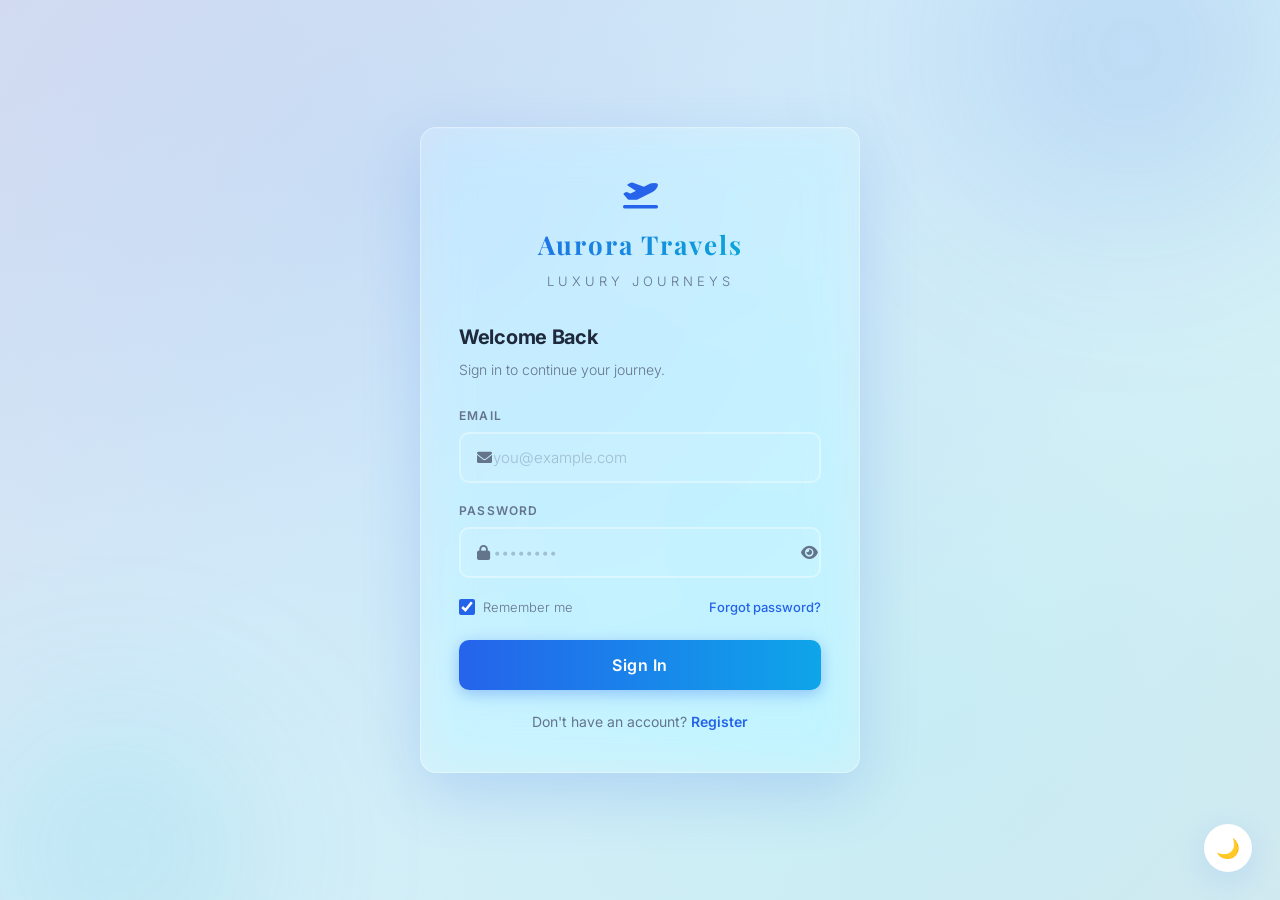
<file: login.html>
<!DOCTYPE html>
<html lang="en">
<head>
    <meta charset="UTF-8" />
    <meta name="viewport" content="width=device-width, initial-scale=1.0" />
    <title>Aurora Travels — Login</title>

    <!-- Google Fonts -->
    <link rel="preconnect" href="https://fonts.googleapis.com" />
    <link rel="preconnect" href="https://fonts.gstatic.com" crossorigin />
    <link href="https://fonts.googleapis.com/css2?family=Playfair+Display:ital,wght@0,400;0,700;1,400&family=Inter:wght@300;400;500;600;700;800;900&display=swap" rel="stylesheet" />

    <!-- Font Awesome 6 (Free) -->
    <link rel="stylesheet" href="https://cdnjs.cloudflare.com/ajax/libs/font-awesome/6.0.0-beta3/css/all.min.css" />

    <style>
        /* ============================================================
           AURORA TRAVELS — Login/Register Page
           Matches style.css color palette & design language
           ============================================================ */

        /* ---- CSS Variables (aligned with style.css) ---- */
        :root {
            --primary: #2563EB;
            --secondary: #0EA5E9;
            --accent: #06B6D4;
            --bg: #F8FAFC;
            --card: #FFFFFF;
            --text: #1E293B;
            --text-light: #64748B;
            --glass-bg: rgba(255, 255, 255, 0.18);
            --glass-border: rgba(255, 255, 255, 0.35);
            --shadow: 0 8px 32px rgba(37, 99, 235, 0.12);
            --shadow-lg: 0 20px 60px rgba(37, 99, 235, 0.18);
            --radius: 16px;
            --radius-sm: 10px;
            --transition: all 0.35s cubic-bezier(0.4, 0, 0.2, 1);
            --nav-h: 72px;
        }

        /* Dark mode (matches style.css) */
        body.dark {
            --bg: #0F172A;
            --card: #1E293B;
            --text: #F1F5F9;
            --text-light: #94A3B8;
            --glass-bg: rgba(30, 41, 59, 0.72);
            --glass-border: rgba(148, 163, 184, 0.18);
            --shadow: 0 8px 32px rgba(0, 0, 0, 0.4);
        }

        /* ---- Reset & Base ---- */
        *,
        *::before,
        *::after {
            box-sizing: border-box;
            margin: 0;
            padding: 0;
        }

        html {
            scroll-behavior: smooth;
            font-size: 16px;
        }

        body {
            font-family: 'Inter', 'Segoe UI', system-ui, sans-serif;
            background: var(--bg);
            color: var(--text);
            line-height: 1.7;
            transition: background 0.4s, color 0.4s;
            overflow: hidden;
            height: 100vh;
            display: flex;
            align-items: center;
            justify-content: center;
        }

        /* ---- App Container ---- */
        #app {
            position: relative;
            width: 100vw;
            height: 100vh;
            overflow: hidden;
            background: var(--bg);
            display: flex;
            align-items: center;
            justify-content: center;
            padding: 20px;
            transition: opacity 0.6s ease, transform 0.6s ease;
        }

        #app.fade-out {
            opacity: 0;
            transform: scale(0.96);
        }

        /* ---- Animated Background (matching index.html hero) ---- */
        #app::before {
            content: '';
            position: absolute;
            inset: 0;
            background: linear-gradient(135deg, #1E40AF 0%, #0EA5E9 40%, #06B6D4 75%, #0891B2 100%);
            opacity: 0.15;
            z-index: 0;
            animation: gradientShift 18s ease-in-out infinite alternate;
        }

        @keyframes gradientShift {
            0% {
                opacity: 0.12;
                transform: scale(1);
            }
            50% {
                opacity: 0.22;
                transform: scale(1.02);
            }
            100% {
                opacity: 0.12;
                transform: scale(1);
            }
        }

        #app::after {
            content: '';
            position: absolute;
            inset: 0;
            background: radial-gradient(ellipse at 30% 20%, rgba(37, 99, 235, 0.08) 0%, transparent 60%),
                radial-gradient(ellipse at 70% 80%, rgba(6, 182, 212, 0.06) 0%, transparent 50%);
            z-index: 0;
        }

        /* ---- Floating Orbs (matching style.css particles) ---- */
        .orb {
            position: absolute;
            border-radius: 50%;
            filter: blur(80px);
            pointer-events: none;
            z-index: 0;
            animation: orbFloat 25s ease-in-out infinite alternate;
        }

        .orb-1 {
            width: 500px;
            height: 500px;
            top: -200px;
            right: -100px;
            background: radial-gradient(circle, rgba(37, 99, 235, 0.20), transparent 70%);
            animation-duration: 22s;
        }

        .orb-2 {
            width: 400px;
            height: 400px;
            bottom: -150px;
            left: -80px;
            background: radial-gradient(circle, rgba(6, 182, 212, 0.18), transparent 70%);
            animation-duration: 28s;
            animation-direction: alternate-reverse;
        }

        @keyframes orbFloat {
            0% {
                transform: translate(0, 0) scale(1);
            }
            100% {
                transform: translate(60px, -40px) scale(1.15);
            }
        }

        /* ---- Auth Card (glassmorphism) ---- */
        .auth-container {
            width: 100%;
            max-width: 440px;
            position: relative;
            z-index: 2;
        }

        .auth-card {
            background: var(--glass-bg);
            backdrop-filter: blur(24px) saturate(180%);
            -webkit-backdrop-filter: blur(24px) saturate(180%);
            border: 1px solid var(--glass-border);
            border-radius: var(--radius);
            padding: 44px 38px 38px;
            box-shadow: var(--shadow-lg), inset 0 1px 0 rgba(255, 255, 255, 0.06);
            transition: var(--transition);
        }

        .auth-card:hover {
            box-shadow: 0 30px 80px rgba(37, 99, 235, 0.20);
        }

        /* ---- Brand ---- */
        .auth-brand {
            text-align: center;
            margin-bottom: 28px;
        }

        .auth-brand .logo-icon {
            font-size: 28px;
            color: var(--primary);
            margin-bottom: 4px;
            display: inline-block;
        }

        .auth-brand h1 {
            font-family: 'Playfair Display', serif;
            font-weight: 700;
            font-size: 26px;
            letter-spacing: 2px;
            background: linear-gradient(90deg, var(--primary), var(--accent));
            -webkit-background-clip: text;
            -webkit-text-fill-color: transparent;
            background-clip: text;
        }

        .auth-brand .sub {
            font-size: 13px;
            color: var(--text-light);
            letter-spacing: 4px;
            text-transform: uppercase;
            font-weight: 300;
            margin-top: 2px;
        }

        /* ---- Forms ---- */
        .auth-form {
            display: block;
            transition: opacity 0.4s ease, transform 0.4s ease;
        }

        .auth-form.hidden {
            display: none;
        }

        .auth-form .form-title {
            font-size: 20px;
            font-weight: 700;
            margin-bottom: 4px;
            letter-spacing: -0.3px;
            color: var(--text);
        }

        .auth-form .form-sub {
            font-size: 14px;
            color: var(--text-light);
            margin-bottom: 24px;
            font-weight: 300;
        }

        /* ---- Form Groups ---- */
        .form-group {
            margin-bottom: 18px;
            position: relative;
        }

        .form-group label {
            display: block;
            font-size: 12px;
            font-weight: 600;
            text-transform: uppercase;
            letter-spacing: 1.2px;
            color: var(--text-light);
            margin-bottom: 6px;
        }

        .form-group .input-wrap {
            position: relative;
            display: flex;
            align-items: center;
            background: rgba(255, 255, 255, 0.06);
            border: 2px solid var(--glass-border);
            border-radius: var(--radius-sm);
            transition: var(--transition);
        }

        .form-group .input-wrap:focus-within {
            border-color: var(--primary);
            box-shadow: 0 0 0 4px rgba(37, 99, 235, 0.12);
            background: rgba(255, 255, 255, 0.08);
        }

        body.dark .form-group .input-wrap {
            background: rgba(255, 255, 255, 0.04);
        }

        body.dark .form-group .input-wrap:focus-within {
            background: rgba(255, 255, 255, 0.07);
            box-shadow: 0 0 0 4px rgba(37, 99, 235, 0.20);
        }

        .form-group .input-wrap i {
            color: var(--text-light);
            font-size: 15px;
            padding: 0 0 0 16px;
            width: 20px;
            transition: color 0.3s;
        }

        .form-group .input-wrap:focus-within i {
            color: var(--primary);
        }

        .form-group .input-wrap input {
            width: 100%;
            padding: 14px 16px 14px 12px;
            background: transparent;
            border: none;
            outline: none;
            color: var(--text);
            font-size: 15px;
            font-family: 'Inter', sans-serif;
            font-weight: 400;
        }

        .form-group .input-wrap input::placeholder {
            color: rgba(100, 116, 139, 0.4);
            font-weight: 300;
        }

        body.dark .form-group .input-wrap input::placeholder {
            color: rgba(148, 163, 184, 0.35);
        }

        .form-group .input-wrap .toggle-pw {
            padding-right: 14px;
            cursor: pointer;
            color: var(--text-light);
            font-size: 14px;
            transition: color 0.3s;
            background: none;
            border: none;
        }

        .form-group .input-wrap .toggle-pw:hover {
            color: var(--text);
        }

        /* ---- Form Options ---- */
        .form-options {
            display: flex;
            justify-content: space-between;
            align-items: center;
            margin: 6px 0 22px;
            font-size: 13px;
        }

        .form-options label {
            display: flex;
            align-items: center;
            gap: 8px;
            color: var(--text-light);
            cursor: pointer;
            font-weight: 300;
        }

        .form-options label input[type="checkbox"] {
            accent-color: var(--primary);
            width: 16px;
            height: 16px;
            cursor: pointer;
        }

        .form-options a {
            color: var(--primary);
            text-decoration: none;
            font-weight: 500;
            font-size: 13px;
            transition: color 0.3s;
        }

        .form-options a:hover {
            color: var(--secondary);
            text-decoration: underline;
        }

        /* ---- Buttons (matching style.css) ---- */
        .btn-gold {
            width: 100%;
            padding: 15px;
            border: none;
            border-radius: var(--radius-sm);
            background: linear-gradient(90deg, var(--primary), var(--secondary));
            color: #fff;
            font-size: 16px;
            font-weight: 600;
            font-family: 'Inter', sans-serif;
            cursor: pointer;
            transition: var(--transition);
            letter-spacing: 0.5px;
            position: relative;
            overflow: hidden;
            box-shadow: 0 4px 16px rgba(37, 99, 235, 0.35);
        }

        .btn-gold:hover {
            transform: translateY(-2px);
            box-shadow: 0 8px 28px rgba(37, 99, 235, 0.50);
        }

        .btn-gold:active {
            transform: scale(0.98);
        }

        .btn-gold .btn-loader {
            display: none;
            width: 20px;
            height: 20px;
            border: 2px solid rgba(255, 255, 255, 0.2);
            border-top-color: #fff;
            border-radius: 50%;
            animation: spin 0.7s linear infinite;
            margin: 0 auto;
        }

        .btn-gold.loading .btn-text {
            display: none;
        }
        .btn-gold.loading .btn-loader {
            display: block;
        }

        @keyframes spin {
            to {
                transform: rotate(360deg);
            }
        }

        /* ---- Auth Switch ---- */
        .auth-switch {
            text-align: center;
            margin-top: 20px;
            font-size: 14px;
            color: var(--text-light);
        }

        .auth-switch a {
            color: var(--primary);
            text-decoration: none;
            font-weight: 600;
            cursor: pointer;
            transition: color 0.3s;
        }

        .auth-switch a:hover {
            color: var(--secondary);
            text-decoration: underline;
        }

        /* ---- Error & Success Messages ---- */
        .auth-error {
            background: rgba(239, 68, 68, 0.10);
            border: 1px solid rgba(239, 68, 68, 0.25);
            border-radius: var(--radius-sm);
            padding: 10px 14px;
            margin-bottom: 16px;
            font-size: 13px;
            color: #EF4444;
            display: none;
            align-items: center;
            gap: 10px;
        }

        .auth-error.show {
            display: flex;
        }

        .auth-error i {
            font-size: 16px;
        }

        /* ---- Success banners (two types: success for login, info for registration) ---- */
        .success-banner {
            display: none;
            text-align: center;
            padding: 12px;
            border-radius: var(--radius-sm);
            font-weight: 500;
            margin-bottom: 16px;
        }

        .success-banner.show {
            display: block;
        }

        .success-banner.success {
            background: rgba(16, 185, 129, 0.12);
            border: 1px solid rgba(16, 185, 129, 0.30);
            color: #059669;
        }

        .success-banner.info {
            background: rgba(37, 99, 235, 0.10);
            border: 1px solid rgba(37, 99, 235, 0.25);
            color: var(--primary);
        }

        /* ---- Theme Toggle (floating, matches style.css) ---- */
        .theme-toggle-fab {
            position: fixed;
            bottom: 28px;
            right: 28px;
            z-index: 999;
            width: 48px;
            height: 48px;
            border-radius: 50%;
            background: var(--card);
            border: 2px solid var(--glass-border);
            box-shadow: var(--shadow);
            cursor: pointer;
            font-size: 1.2rem;
            display: flex;
            align-items: center;
            justify-content: center;
            transition: var(--transition);
            color: var(--text);
        }

        .theme-toggle-fab:hover {
            transform: scale(1.08);
            box-shadow: var(--shadow-lg);
        }

        /* ---- Responsive ---- */
        @media (max-width: 640px) {
            .auth-card {
                padding: 30px 20px 26px;
            }
        }

        @media (max-width: 420px) {
            .auth-card {
                padding: 24px 14px 20px;
            }
            .form-options {
                flex-wrap: wrap;
                gap: 8px;
            }
            .theme-toggle-fab {
                bottom: 16px;
                right: 16px;
                width: 40px;
                height: 40px;
                font-size: 1rem;
            }
        }
    </style>
</head>
<body>

    <div id="app">

        <!-- Floating Orbs -->
        <div class="orb orb-1"></div>
        <div class="orb orb-2"></div>

        <!-- Theme Toggle (floating FAB) -->
        <button class="theme-toggle-fab" id="themeToggle" title="Toggle dark mode">🌙</button>

        <div class="auth-container">

            <div class="auth-card">

                <!-- Brand -->
                <div class="auth-brand">
                    <div class="logo-icon"><i class="fas fa-plane-departure"></i></div>
                    <h1>Aurora Travels</h1>
                    <div class="sub">Luxury Journeys</div>
                </div>

                <!-- Error message -->
                <div id="auth-error" class="auth-error">
                    <i class="fas fa-exclamation-circle"></i>
                    <span id="auth-error-text">Invalid credentials</span>
                </div>

                <!-- Success / Info banners -->
                <div id="success-banner" class="success-banner">
                    <i class="fas fa-check-circle" style="margin-right: 8px;"></i>
                    <span id="banner-text">Success!</span>
                </div>

                <!-- ========== LOGIN FORM ========== -->
                <form id="login-form" class="auth-form" autocomplete="off" novalidate>
                    <div class="form-title">Welcome Back</div>
                    <div class="form-sub">Sign in to continue your journey.</div>

                    <div class="form-group">
                        <label for="login-email">Email</label>
                        <div class="input-wrap">
                            <i class="fas fa-envelope"></i>
                            <input type="email" id="login-email" placeholder="you@example.com" required />
                        </div>
                    </div>

                    <div class="form-group">
                        <label for="login-password">Password</label>
                        <div class="input-wrap">
                            <i class="fas fa-lock"></i>
                            <input type="password" id="login-password" placeholder="••••••••" required />
                            <button type="button" class="toggle-pw" aria-label="Toggle password visibility">
                                <i class="fas fa-eye"></i>
                            </button>
                        </div>
                    </div>

                    <div class="form-options">
                        <label>
                            <input type="checkbox" checked /> Remember me
                        </label>
                        <a href="#">Forgot password?</a>
                    </div>

                    <button type="submit" class="btn-gold" id="login-btn">
                        <span class="btn-text">Sign In</span>
                        <span class="btn-loader"></span>
                    </button>

                    <div class="auth-switch">
                        Don't have an account? <a id="switch-to-register">Register</a>
                    </div>
                </form>

                <!-- ========== REGISTER FORM ========== -->
                <form id="register-form" class="auth-form hidden" autocomplete="off" novalidate>
                    <div class="form-title">Create Account</div>
                    <div class="form-sub">Start your luxury journey today.</div>

                    <div class="form-group">
                        <label for="reg-name">Full Name</label>
                        <div class="input-wrap">
                            <i class="fas fa-user"></i>
                            <input type="text" id="reg-name" placeholder="James Morrison" required />
                        </div>
                    </div>

                    <div class="form-group">
                        <label for="reg-email">Email</label>
                        <div class="input-wrap">
                            <i class="fas fa-envelope"></i>
                            <input type="email" id="reg-email" placeholder="you@example.com" required />
                        </div>
                    </div>

                    <div class="form-group">
                        <label for="reg-password">Password</label>
                        <div class="input-wrap">
                            <i class="fas fa-lock"></i>
                            <input type="password" id="reg-password" placeholder="Min 6 characters" required minlength="6" />
                            <button type="button" class="toggle-pw" aria-label="Toggle password visibility">
                                <i class="fas fa-eye"></i>
                            </button>
                        </div>
                    </div>

                    <div class="form-group">
                        <label for="reg-confirm">Confirm Password</label>
                        <div class="input-wrap">
                            <i class="fas fa-check-circle"></i>
                            <input type="password" id="reg-confirm" placeholder="Confirm your password" required />
                        </div>
                    </div>

                    <button type="submit" class="btn-gold" id="register-btn">
                        <span class="btn-text">Create Account</span>
                        <span class="btn-loader"></span>
                    </button>

                    <div class="auth-switch">
                        Already have an account? <a id="switch-to-login">Sign In</a>
                    </div>
                </form>

            </div><!-- /auth-card -->
        </div><!-- /auth-container -->

    </div><!-- /app -->


    <!-- ============================================================
    JAVASCRIPT — Real localStorage authentication
    ============================================================ -->
    <script>
        (function() {
            'use strict';

            // ----- DOM refs -----
            const app = document.getElementById('app');
            const loginForm = document.getElementById('login-form');
            const registerForm = document.getElementById('register-form');
            const switchToRegister = document.getElementById('switch-to-register');
            const switchToLogin = document.getElementById('switch-to-login');
            const loginBtn = document.getElementById('login-btn');
            const registerBtn = document.getElementById('register-btn');
            const authError = document.getElementById('auth-error');
            const authErrorText = document.getElementById('auth-error-text');
            const successBanner = document.getElementById('success-banner');
            const bannerText = document.getElementById('banner-text');
            const themeToggle = document.getElementById('themeToggle');

            // toggle password buttons
            const togglePwBtns = document.querySelectorAll('.toggle-pw');

            // ----- Dark / Light Mode (matching style.css) -----
            let isDark = localStorage.getItem('aurora-theme') === 'dark';
            if (isDark) {
                document.body.classList.add('dark');
                themeToggle.textContent = '☀️';
            }

            themeToggle.addEventListener('click', function() {
                document.body.classList.toggle('dark');
                isDark = document.body.classList.contains('dark');
                themeToggle.textContent = isDark ? '☀️' : '🌙';
                localStorage.setItem('aurora-theme', isDark ? 'dark' : 'light');
            });

            // ----- localStorage user management -----
            function getUsers() {
                try {
                    return JSON.parse(localStorage.getItem('aurora_users')) || [];
                } catch {
                    return [];
                }
            }

            function saveUsers(users) {
                localStorage.setItem('aurora_users', JSON.stringify(users));
            }

            function findUserByEmail(email) {
                const users = getUsers();
                return users.find(u => u.email.toLowerCase() === email.toLowerCase()) || null;
            }

            function registerUser(name, email, password) {
                const users = getUsers();
                if (users.some(u => u.email.toLowerCase() === email.toLowerCase())) {
                    throw new Error('An account with this email already exists.');
                }
                users.push({ name: name.trim(), email: email.trim(), password: password });
                saveUsers(users);
                return { name: name.trim(), email: email.trim() };
            }

            function loginUser(email, password) {
                const user = findUserByEmail(email);
                if (!user) {
                    throw new Error('No account found with this email.');
                }
                if (user.password !== password) {
                    throw new Error('Incorrect password.');
                }
                return { name: user.name, email: user.email };
            }

            // ----- Helpers -----
            function showError(msg) {
                authErrorText.textContent = msg || 'Something went wrong.';
                authError.classList.add('show');
                hideBanner();
            }

            function hideError() {
                authError.classList.remove('show');
            }

            function showBanner(text, type) {
                successBanner.className = 'success-banner show ' + (type || 'success');
                bannerText.textContent = text;
                hideError();
            }

            function hideBanner() {
                successBanner.className = 'success-banner';
            }

            function setLoading(btn, loading) {
                if (loading) {
                    btn.classList.add('loading');
                    btn.disabled = true;
                } else {
                    btn.classList.remove('loading');
                    btn.disabled = false;
                }
            }

            // ----- Redirect to index.html on login -----
            function redirectToHome(user) {
                showBanner(`Welcome, ${user.name}! Redirecting to homepage…`, 'success');

                // fade out the whole app
                app.classList.add('fade-out');

                setTimeout(() => {
                    window.location.href = 'index.html';
                }, 1000);
            }

            // ----- Show login form with an info message -----
            function showLoginFormWithMessage(message) {
                loginForm.classList.remove('hidden');
                registerForm.classList.add('hidden');
                hideError();
                showBanner(message, 'info');
                setLoading(loginBtn, false);
                setLoading(registerBtn, false);
            }

            // ----- Show login form (no message) -----
            function showLoginForm() {
                loginForm.classList.remove('hidden');
                registerForm.classList.add('hidden');
                hideError();
                hideBanner();
                setLoading(loginBtn, false);
                setLoading(registerBtn, false);
            }

            function showRegisterForm() {
                loginForm.classList.add('hidden');
                registerForm.classList.remove('hidden');
                hideError();
                hideBanner();
                setLoading(loginBtn, false);
                setLoading(registerBtn, false);
            }

            // ----- event: switch to register -----
            switchToRegister.addEventListener('click', (e) => {
                e.preventDefault();
                showRegisterForm();
            });

            switchToLogin.addEventListener('click', (e) => {
                e.preventDefault();
                showLoginForm();
            });

            // ----- event: toggle password visibility -----
            togglePwBtns.forEach(btn => {
                btn.addEventListener('click', function() {
                    const input = this.closest('.input-wrap').querySelector('input');
                    const icon = this.querySelector('i');
                    if (input.type === 'password') {
                        input.type = 'text';
                        icon.className = 'fas fa-eye-slash';
                    } else {
                        input.type = 'password';
                        icon.className = 'fas fa-eye';
                    }
                });
            });

            // ----- event: login submit (real validation) -----
            loginForm.addEventListener('submit', async function(e) {
                e.preventDefault();
                hideError();
                hideBanner();

                const email = document.getElementById('login-email').value.trim();
                const password = document.getElementById('login-password').value;

                if (!email || !password) {
                    showError('Please fill in all fields.');
                    return;
                }

                setLoading(loginBtn, true);

                // Simulate network delay
                await new Promise(resolve => setTimeout(resolve, 600));

                try {
                    const user = loginUser(email, password);
                    setLoading(loginBtn, false);
                    redirectToHome(user);
                } catch (err) {
                    setLoading(loginBtn, false);
                    showError(err.message);
                }
            });

            // ----- event: register submit (real storage) -----
            registerForm.addEventListener('submit', async function(e) {
                e.preventDefault();
                hideError();
                hideBanner();

                const name = document.getElementById('reg-name').value.trim();
                const email = document.getElementById('reg-email').value.trim();
                const password = document.getElementById('reg-password').value;
                const confirm = document.getElementById('reg-confirm').value;

                if (!name || !email || !password || !confirm) {
                    showError('Please fill in all fields.');
                    return;
                }
                if (password.length < 6) {
                    showError('Password must be at least 6 characters.');
                    return;
                }
                if (password !== confirm) {
                    showError('Passwords do not match.');
                    return;
                }

                setLoading(registerBtn, true);

                await new Promise(resolve => setTimeout(resolve, 600));

                try {
                    const user = registerUser(name, email, password);
                    setLoading(registerBtn, false);

                    // ✅ After registration, show login form with info message
                    showLoginFormWithMessage('🎉 Account created successfully! Please log in with your new credentials.');
                } catch (err) {
                    setLoading(registerBtn, false);
                    showError(err.message);
                }
            });

            // ----- Start: show login form by default -----
            // (already visible, but we ensure no messages)
            showLoginForm();

        })();
    </script>

</body>
</html>
</file>
